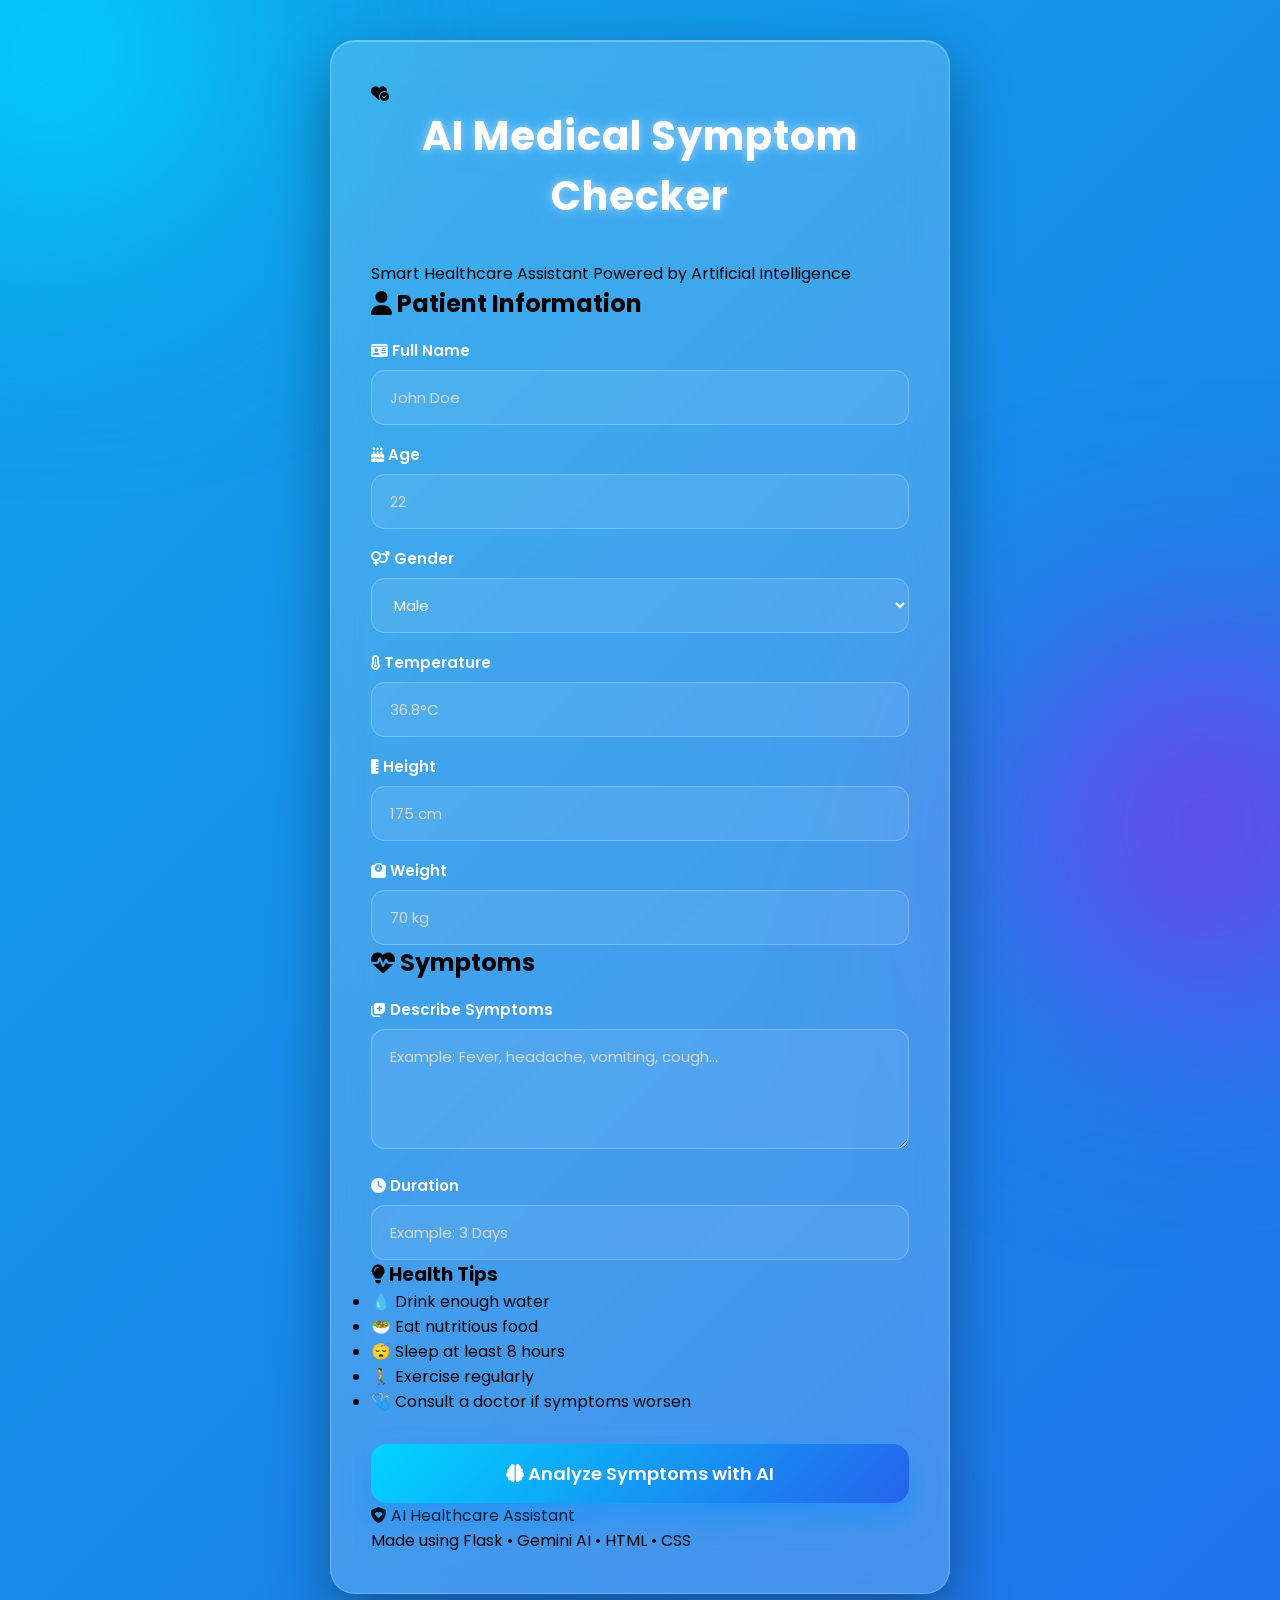
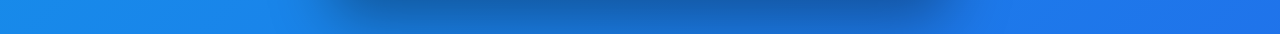
<file: templates/index.html>
<!DOCTYPE html>
<html lang="en">
<head>
<meta charset="UTF-8">
<meta name="viewport" content="width=device-width, initial-scale=1.0">
<title>AI Medical Symptom Checker</title>
<link rel="stylesheet" href="style.css">
<link rel="preconnect" href="https://fonts.googleapis.com">
<link rel="preconnect" href="https://fonts.gstatic.com" crossorigin>
<link href="https://fonts.googleapis.com/css2?family=Poppins:wght@300;400;500;600;700;800&display=swap" rel="stylesheet">
<link rel="stylesheet" href="https://cdnjs.cloudflare.com/ajax/libs/font-awesome/6.7.2/css/all.min.css">
</head>
<body>

<div class="background-circle circle1"></div>
<div class="background-circle circle2"></div>

<div class="container">

<div class="hero">
<div class="hero-icon"><i class="fa-solid fa-heart-circle-check"></i></div>
<h1>AI Medical Symptom Checker</h1>
<p>Smart Healthcare Assistant Powered by Artificial Intelligence</p>
<div class="heartbeat"><div class="line"></div></div>
</div>

<form action="/analyze" method="POST">

<div class="card">
<h2><i class="fa-solid fa-user"></i> Patient Information</h2>

<div class="grid">
<div>
<label><i class="fa-solid fa-id-card"></i> Full Name</label>
<input type="text" name="name" placeholder="John Doe" required>
</div>

<div>
<label><i class="fa-solid fa-cake-candles"></i> Age</label>
<input type="number" name="age" placeholder="22" required>
</div>
</div>

<div class="grid">
<div>
<label><i class="fa-solid fa-venus-mars"></i> Gender</label>
<select name="gender">
<option>Male</option>
<option>Female</option>
<option>Other</option>
</select>
</div>

<div>
<label><i class="fa-solid fa-temperature-three-quarters"></i> Temperature</label>
<input type="number" step="0.1" name="temperature" placeholder="36.8°C">
</div>
</div>

<div class="grid">
<div>
<label><i class="fa-solid fa-ruler-vertical"></i> Height</label>
<input type="number" name="height" placeholder="175 cm">
</div>

<div>
<label><i class="fa-solid fa-weight-scale"></i> Weight</label>
<input type="number" name="weight" placeholder="70 kg">
</div>
</div>
</div>

<div class="card">
<h2><i class="fa-solid fa-heart-pulse"></i> Symptoms</h2>

<label><i class="fa-solid fa-notes-medical"></i> Describe Symptoms</label>
<textarea name="symptoms" placeholder="Example: Fever, headache, vomiting, cough..." required></textarea>

<label><i class="fa-solid fa-clock"></i> Duration</label>
<input type="text" name="duration" placeholder="Example: 3 Days">
</div>

<div class="tips">
<h3><i class="fa-solid fa-lightbulb"></i> Health Tips</h3>
<ul>
<li>💧 Drink enough water</li>
<li>🥗 Eat nutritious food</li>
<li>😴 Sleep at least 8 hours</li>
<li>🚶 Exercise regularly</li>
<li>🩺 Consult a doctor if symptoms worsen</li>
</ul>
</div>

<button type="submit"><i class="fa-solid fa-brain"></i> Analyze Symptoms with AI</button>

</form>

<div class="footer">
<div><i class="fa-solid fa-shield-heart"></i> AI Healthcare Assistant</div>
<div>Made using Flask • Gemini AI • HTML • CSS</div>
</div>

</div>

</body>
</html>
</file>
<file: templates/style.css>
/* Google Font */
@import url('https://fonts.googleapis.com/css2?family=Poppins:wght@300;400;500;600;700;800&display=swap');

*{
    margin:0;
    padding:0;
    box-sizing:border-box;
    font-family:'Poppins',sans-serif;
}

body{
    min-height:100vh;
    display:flex;
    justify-content:center;
    align-items:center;
    padding:40px;

    background:linear-gradient(-45deg,
        #0f172a,
        #1e3a8a,
        #2563eb,
        #0ea5e9);

    background-size:400% 400%;
    animation:bgAnimation 12s ease infinite;
    overflow-x:hidden;
    position:relative;
}

/* Animated Background */

body::before,
body::after{

    content:"";
    position:fixed;
    width:350px;
    height:350px;
    border-radius:50%;
    filter:blur(120px);
    z-index:-1;

}

body::before{

    background:#00d4ff;
    top:-120px;
    left:-120px;
    animation:float1 8s infinite alternate ease-in-out;

}

body::after{

    background:#7c3aed;
    right:-100px;
    bottom:-100px;
    animation:float2 10s infinite alternate ease-in-out;

}

.container{

    width:620px;
    max-width:100%;

    padding:40px;

    background:rgba(255,255,255,.18);

    backdrop-filter:blur(18px);

    -webkit-backdrop-filter:blur(18px);

    border:1px solid rgba(255,255,255,.25);

    border-radius:25px;

    box-shadow:

    0 25px 60px rgba(0,0,0,.35),

    inset 0 1px 1px rgba(255,255,255,.3);

    animation:fadeUp 1s ease;

}

/* Heading */

h1{

    text-align:center;

    margin-bottom:35px;

    font-size:40px;

    font-weight:700;

    color:white;

    letter-spacing:1px;

    text-shadow:

    0 0 10px rgba(255,255,255,.5),

    0 0 20px #4facfe;

}

/* Labels */

label{

    display:block;

    margin-top:18px;

    margin-bottom:8px;

    color:white;

    font-weight:600;

    font-size:15px;

}

/* Inputs */

input,
textarea,
select{

    width:100%;

    padding:15px 18px;

    border-radius:14px;

    border:1px solid rgba(255,255,255,.25);

    background:rgba(255,255,255,.08);

    color:white;

    font-size:15px;

    outline:none;

    transition:.35s;

}

/* Placeholder */

input::placeholder,
textarea::placeholder{

    color:#d7d7d7;

}

/* Focus */

input:focus,
textarea:focus,
select:focus{

    border-color:#00d4ff;

    box-shadow:

    0 0 0 4px rgba(0,212,255,.15),

    0 0 20px rgba(0,212,255,.35);

    transform:translateY(-2px);

}

select{cursor:pointer;}
textarea{min-height:120px;resize:vertical;}

button{
width:100%;
margin-top:30px;
padding:16px;
border:none;
border-radius:16px;
font-size:18px;
font-weight:600;
color:white;
cursor:pointer;
background:linear-gradient(135deg,#00d4ff,#2563eb);
position:relative;
overflow:hidden;
transition:.4s;
box-shadow:0 15px 30px rgba(0,140,255,.4);
}

button::before{
content:"";
position:absolute;
left:-120%;
top:0;
width:80px;
height:100%;
background:rgba(255,255,255,.4);
transform:skewX(-25deg);
}
button:hover::before{animation:shine 1s;}
button:hover{transform:translateY(-4px) scale(1.02);box-shadow:0 25px 40px rgba(0,140,255,.55);}
button:active{transform:scale(.98);}
pre{margin-top:30px;padding:25px;border-radius:18px;background:rgba(255,255,255,.08);color:white;font-size:15px;line-height:1.8;white-space:pre-wrap;border-left:5px solid #00d4ff;overflow-x:auto;}
hr{margin:30px 0;border:none;height:1px;background:rgba(255,255,255,.25);}
::-webkit-scrollbar{width:10px;}
::-webkit-scrollbar-thumb{background:#00d4ff;border-radius:30px;}
::-webkit-scrollbar-track{background:#0f172a;}
.container:hover{transform:translateY(-4px);transition:.4s;}
@keyframes bgAnimation{0%{background-position:0% 50%;}50%{background-position:100% 50%;}100%{background-position:0% 50%;}}
@keyframes shine{100%{left:140%;}}
@keyframes float1{from{transform:translateY(0);}to{transform:translateY(80px);}}
@keyframes float2{from{transform:translateX(0);}to{transform:translateX(-80px);}}
@keyframes fadeUp{from{opacity:0;transform:translateY(40px);}to{opacity:1;transform:translateY(0);}}
@media(max-width:768px){body{padding:20px;}.container{width:100%;padding:30px;}h1{font-size:30px;}}
</file>
